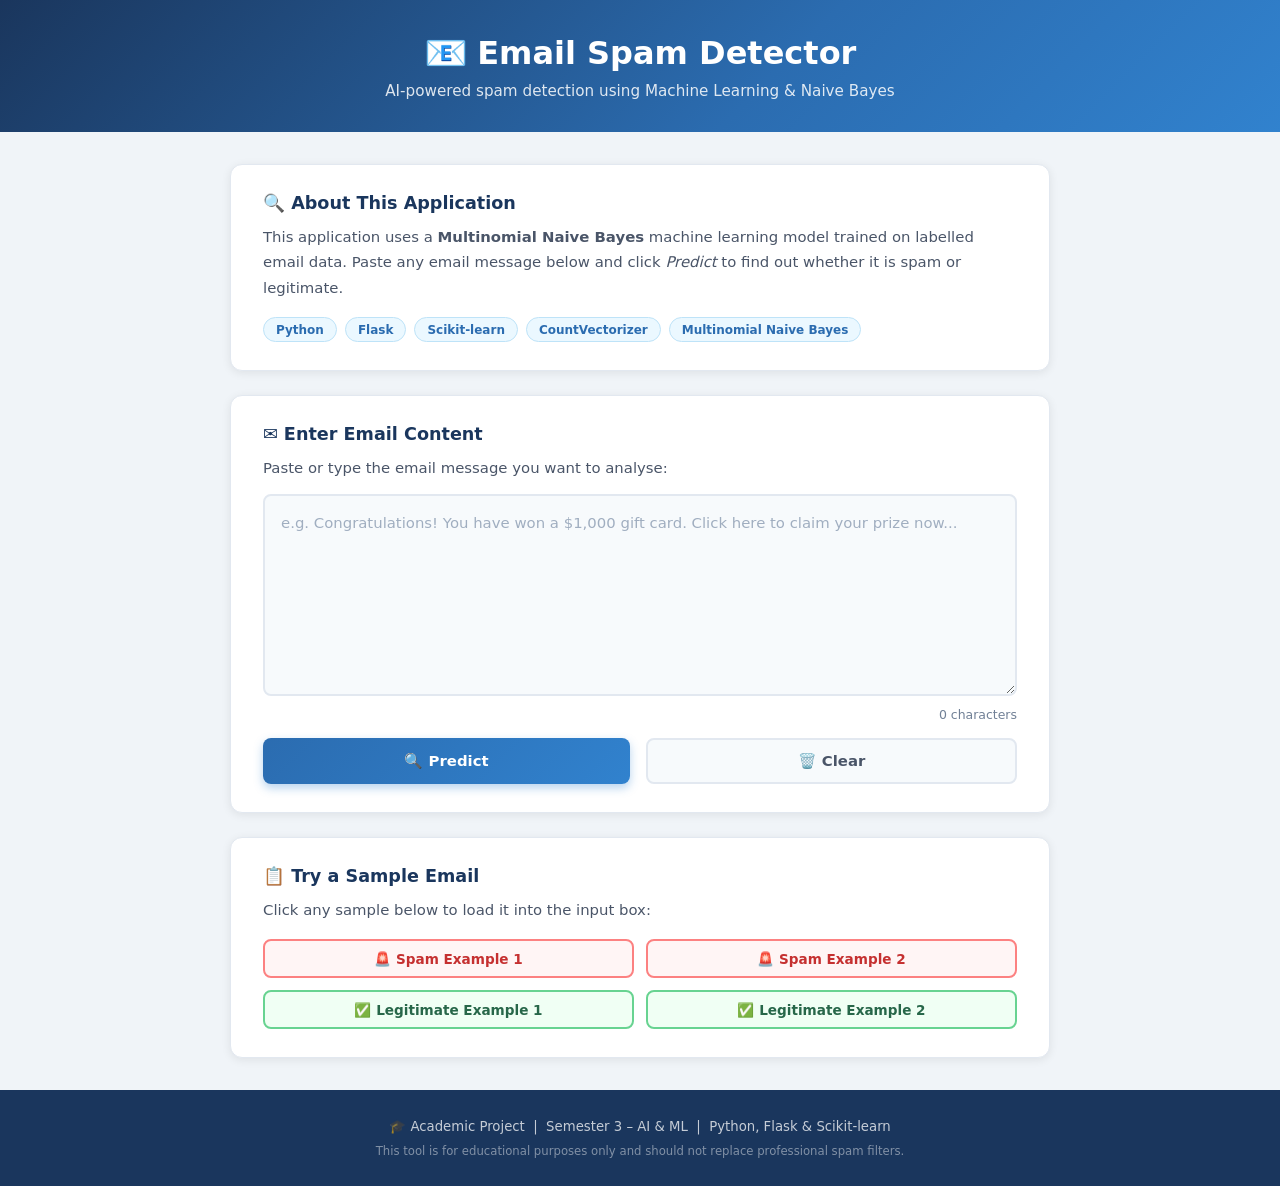
<file: preview.html>
<!DOCTYPE html>
<html lang="en">
<head>
<meta charset="UTF-8"/>
<meta name="viewport" content="width=device-width,initial-scale=1.0"/>
<title>Email Spam Detector</title>
<style>
*,*::before,*::after{box-sizing:border-box;margin:0;padding:0}
html{font-size:16px}
body{font-family:system-ui,-apple-system,sans-serif;background:#f0f4f8;color:#2d3748;min-height:100vh;display:flex;flex-direction:column}

/* HEADER */
.site-header{background:linear-gradient(135deg,#1a365d 0%,#2b6cb0 60%,#3182ce 100%);color:#fff;padding:2rem 1.5rem;text-align:center}
.logo{display:flex;align-items:center;justify-content:center;gap:.6rem;margin-bottom:.5rem}
.logo-icon{font-size:2.2rem}
.logo h1{font-size:2rem;font-weight:700}
.tagline{font-size:.95rem;opacity:.85}

/* MAIN */
.container{flex:1;max-width:860px;width:100%;margin:2rem auto;padding:0 1.25rem;display:flex;flex-direction:column;gap:1.5rem}

/* CARDS */
.card{background:#fff;border-radius:12px;padding:1.75rem 2rem;box-shadow:0 2px 10px rgba(0,0,0,.08);border:1px solid #e2e8f0}
.card h2{font-size:1.1rem;font-weight:700;margin-bottom:.75rem;color:#1a365d}
.card p{font-size:.93rem;line-height:1.7;color:#4a5568}

/* BADGES */
.badges{display:flex;flex-wrap:wrap;gap:.5rem;margin-top:1rem}
.badge{background:#ebf8ff;color:#2b6cb0;font-size:.75rem;font-weight:700;padding:.3rem .75rem;border-radius:999px;border:1px solid #bee3f8}

/* TEXTAREA */
.hint{margin-bottom:.75rem}
.email-textarea{width:100%;min-height:160px;padding:1rem;font-family:inherit;font-size:.93rem;line-height:1.6;border:2px solid #e2e8f0;border-radius:8px;resize:vertical;outline:none;background:#f7fafc;color:#2d3748}
.email-textarea:focus{border-color:#3182ce;box-shadow:0 0 0 3px rgba(49,130,206,.15);background:#fff}
.email-textarea::placeholder{color:#a0aec0}
.char-count{text-align:right;font-size:.78rem;color:#718096;margin:.4rem 0 1rem}

/* BUTTONS */
.button-group{display:flex;gap:1rem}
.btn{flex:1;padding:.75rem 1.5rem;font-family:inherit;font-size:.93rem;font-weight:700;border:none;border-radius:8px;cursor:pointer}
.btn-predict{background:linear-gradient(135deg,#2b6cb0,#3182ce);color:#fff;box-shadow:0 4px 10px rgba(49,130,206,.35)}
.btn-predict:hover{background:linear-gradient(135deg,#1a365d,#2b6cb0)}
.btn-clear{background:#f7fafc;color:#4a5568;border:2px solid #e2e8f0}
.btn-clear:hover{background:#fed7d7;border-color:#feb2b2;color:#c53030}
.btn:disabled{opacity:.6;cursor:not-allowed}

/* SPINNER */
.spinner{display:inline-block;width:16px;height:16px;border:3px solid rgba(255,255,255,.4);border-top-color:#fff;border-radius:50%;animation:spin .7s linear infinite;vertical-align:middle;margin-right:6px}
@keyframes spin{to{transform:rotate(360deg)}}

/* RESULT */
.result-card{display:none}
.result-card.visible{display:block;animation:fadeUp .35s ease}
@keyframes fadeUp{from{opacity:0;transform:translateY(8px)}to{opacity:1;transform:translateY(0)}}
.res-wrap{display:flex;flex-direction:column;gap:.6rem}
.banner{display:flex;align-items:center;gap:.85rem;border-radius:10px;padding:1rem 1.25rem}
.banner-spam{background:linear-gradient(135deg,#fff5f5,#fed7d7);border:2px solid #fc8181}
.banner-ham{background:linear-gradient(135deg,#f0fff4,#c6f6d5);border:2px solid #68d391}
.banner-icon{font-size:2rem;line-height:1}
.res-title-spam{font-size:1.25rem;font-weight:700;color:#c53030}
.res-title-ham{font-size:1.25rem;font-weight:700;color:#276749}
.res-sub{font-size:.82rem;font-weight:600;color:#555}
.conf-label{font-size:.8rem;font-weight:700;color:#4a5568;margin-bottom:.3rem}
.bar-bg{background:#e2e8f0;border-radius:999px;height:10px;overflow:hidden}
.bar-fill{height:100%;border-radius:999px;transition:width .6s ease}
.bar-spam{background:linear-gradient(90deg,#fc8181,#e53e3e)}
.bar-ham{background:linear-gradient(90deg,#68d391,#38a169)}
.res-msg{font-size:.91rem;color:#4a5568;line-height:1.65;padding:.75rem 1rem;background:#f7fafc;border-left:4px solid #cbd5e0;border-radius:0 6px 6px 0}
.res-error{display:flex;align-items:center;gap:.75rem;background:#fffbeb;border:2px solid #f6e05e;border-radius:10px;padding:1rem 1.25rem;font-size:.93rem;color:#744210;font-weight:600}
.demo-note{font-size:.78rem;color:#718096;margin-top:.4rem}

/* SAMPLES */
.sample-grid{display:grid;grid-template-columns:repeat(2,1fr);gap:.75rem;margin-top:1rem}
.sample-btn{padding:.6rem 1rem;font-family:inherit;font-size:.85rem;font-weight:700;border-radius:8px;cursor:pointer}
.s-spam{background:#fff5f5;color:#c53030;border:2px solid #fc8181}
.s-spam:hover{background:#fed7d7}
.s-ham{background:#f0fff4;color:#276749;border:2px solid #68d391}
.s-ham:hover{background:#c6f6d5}

/* FOOTER */
.site-footer{background:#1a365d;color:rgba(255,255,255,.75);text-align:center;padding:1.5rem;font-size:.83rem;line-height:1.9;margin-top:auto}
.footer-note{font-size:.73rem;opacity:.6}

@media(max-width:580px){
  .card{padding:1.2rem 1rem}
  .button-group{flex-direction:column}
  .sample-grid{grid-template-columns:1fr}
}
</style>
</head>
<body>

<header class="site-header">
  <div class="logo">
    <span class="logo-icon">📧</span>
    <h1>Email Spam Detector</h1>
  </div>
  <p class="tagline">AI-powered spam detection using Machine Learning &amp; Naive Bayes</p>
</header>

<main class="container">

  <section class="card">
    <h2>🔍 About This Application</h2>
    <p>This application uses a <strong>Multinomial Naive Bayes</strong> machine learning model trained on labelled email data. Paste any email message below and click <em>Predict</em> to find out whether it is spam or legitimate.</p>
    <div class="badges">
      <span class="badge">Python</span>
      <span class="badge">Flask</span>
      <span class="badge">Scikit-learn</span>
      <span class="badge">CountVectorizer</span>
      <span class="badge">Multinomial Naive Bayes</span>
    </div>
  </section>

  <section class="card">
    <h2>&#x2709;&#xFE0F; Enter Email Content</h2>
    <p class="hint">Paste or type the email message you want to analyse:</p>
    <textarea id="emailInput" class="email-textarea" placeholder="e.g. Congratulations! You have won a $1,000 gift card. Click here to claim your prize now..." rows="7"></textarea>
    <div class="char-count"><span id="charCount">0</span> characters</div>
    <div class="button-group">
      <button class="btn btn-predict" id="predictBtn" onclick="predictSpam()">&#128269; Predict</button>
      <button class="btn btn-clear" onclick="clearInput()">&#128465;&#65039; Clear</button>
    </div>
  </section>

  <section class="card result-card" id="resultCard" aria-live="polite">
    <h2>&#128202; Prediction Result</h2>
    <div id="resultContent"></div>
  </section>

  <section class="card">
    <h2>&#128203; Try a Sample Email</h2>
    <p>Click any sample below to load it into the input box:</p>
    <div class="sample-grid">
      <button class="sample-btn s-spam" onclick="loadSample('spam1')">&#128680; Spam Example 1</button>
      <button class="sample-btn s-spam" onclick="loadSample('spam2')">&#128680; Spam Example 2</button>
      <button class="sample-btn s-ham"  onclick="loadSample('ham1')">&#9989; Legitimate Example 1</button>
      <button class="sample-btn s-ham"  onclick="loadSample('ham2')">&#9989; Legitimate Example 2</button>
    </div>
  </section>

</main>

<footer class="site-footer">
  <p>&#127891; Academic Project &nbsp;|&nbsp; Semester 3 &ndash; AI &amp; ML &nbsp;|&nbsp; Python, Flask &amp; Scikit-learn</p>
  <p class="footer-note">This tool is for educational purposes only and should not replace professional spam filters.</p>
</footer>

<script>
"use strict";

var SAMPLES = {
  spam1: "Congratulations! You have been selected as the lucky winner of our $10,000 prize draw!\nTo claim your reward, click the link below immediately. This offer expires in 24 hours.\nReply with your full name, address, and bank details to process your payment.\nhttp://claim-your-prize-now.fake/win",
  spam2: "URGENT: Your PayPal account will be suspended unless you verify your information NOW.\nWe detected suspicious activity on your account.\nClick here to restore access: http://paypal-secure-login.fake/verify\nFailure to act within 48 hours will result in permanent account closure.",
  ham1: "Hi Sarah,\n\nJust a quick reminder about our team meeting tomorrow at 10:00 AM in Conference Room B.\nPlease bring the Q3 budget spreadsheet so we can review it together.\n\nBest regards,\nJames",
  ham2: "Dear Student,\n\nYour assignment submission for Machine Learning Lab (CS301) has been received successfully.\nYour submission ID is: ML-2024-0892.\n\nGraded results will be published on the student portal within 5 working days.\n\nAcademic Office"
};

var emailInput = document.getElementById("emailInput");
var charCount  = document.getElementById("charCount");

emailInput.addEventListener("input", function() {
  charCount.textContent = emailInput.value.length;
});

function loadSample(key) {
  emailInput.value = SAMPLES[key] || "";
  charCount.textContent = emailInput.value.length;
  emailInput.focus();
  hideResult();
}

function clearInput() {
  emailInput.value = "";
  charCount.textContent = "0";
  emailInput.focus();
  hideResult();
}

function hideResult() {
  var card = document.getElementById("resultCard");
  card.classList.remove("visible");
  document.getElementById("resultContent").innerHTML = "";
}

function simulatePredict(text) {
  var spamWords = ["win","free","click","prize","urgent","claim","offer","congratulations",
    "selected","money","cash","earn","buy","cheap","deal","limited","verify",
    "account","suspended","pay","bank","credit","gift","reward","exclusive","password"];
  var lower = text.toLowerCase();
  var score = 0;
  for (var i = 0; i < spamWords.length; i++) {
    if (lower.indexOf(spamWords[i]) !== -1) score++;
  }
  var isSpam = score >= 2;
  var confidence = isSpam ? Math.min(99, 62 + score * 6) : Math.max(74, 97 - score * 9);
  return {
    label: isSpam ? "spam" : "ham",
    prediction: isSpam ? "Spam Email" : "Not Spam Email",
    confidence: confidence,
    message: isSpam
      ? "This email looks suspicious. It has characteristics commonly found in spam or phishing messages."
      : "This email appears to be legitimate. No strong spam indicators were detected.",
    _demo: true
  };
}

function predictSpam() {
  var text = emailInput.value.trim();
  var btn  = document.getElementById("predictBtn");

  if (!text) {
    showError("Please enter some email text before clicking Predict.");
    return;
  }
  if (text.length < 3) {
    showError("The email text is too short to analyse. Please enter more content.");
    return;
  }

  btn.disabled = true;
  btn.innerHTML = '<span class="spinner"></span> Analysing...';
  hideResult();

  setTimeout(function() {
    var data = simulatePredict(text);
    renderResult(data);
    btn.disabled = false;
    btn.innerHTML = "&#128269; Predict";
  }, 900);
}

function renderResult(data) {
  var card    = document.getElementById("resultCard");
  var content = document.getElementById("resultContent");
  var isSpam  = data.label === "spam";

  var bannerClass = isSpam ? "banner-spam" : "banner-ham";
  var icon        = isSpam ? "&#128680;" : "&#9989;";
  var titleClass  = isSpam ? "res-title-spam" : "res-title-ham";
  var barClass    = isSpam ? "bar-spam" : "bar-ham";
  var conf        = data.confidence;

  content.innerHTML =
    '<div class="res-wrap">' +
      '<div class="banner ' + bannerClass + '">' +
        '<span class="banner-icon">' + icon + '</span>' +
        '<div>' +
          '<div class="' + titleClass + '">' + esc(data.prediction) + '</div>' +
          '<div class="res-sub">Confidence: ' + conf + '%</div>' +
        '</div>' +
      '</div>' +
      '<div>' +
        '<div class="conf-label">Confidence Level</div>' +
        '<div class="bar-bg"><div class="bar-fill ' + barClass + '" id="barFill" style="width:0%"></div></div>' +
      '</div>' +
      '<div class="res-msg">' + esc(data.message) + '</div>' +
      (data._demo ? '<p class="demo-note">Preview mode &mdash; keyword simulation. Run <code>python app.py</code> for real ML predictions.</p>' : '') +
    '</div>';

  card.classList.add("visible");

  setTimeout(function() {
    var b = document.getElementById("barFill");
    if (b) b.style.width = conf + "%";
  }, 80);

  card.scrollIntoView({ behavior: "smooth", block: "nearest" });
}

function showError(msg) {
  var card    = document.getElementById("resultCard");
  var content = document.getElementById("resultContent");
  content.innerHTML = '<div class="res-error"><span style="font-size:1.4rem">&#9888;&#65039;</span><span>' + esc(msg) + '</span></div>';
  card.classList.add("visible");
}

function esc(s) {
  return String(s)
    .replace(/&/g,"&amp;")
    .replace(/</g,"&lt;")
    .replace(/>/g,"&gt;")
    .replace(/"/g,"&quot;")
    .replace(/'/g,"&#039;");
}

emailInput.addEventListener("keydown", function(e) {
  if (e.key === "Enter" && !e.shiftKey) {
    e.preventDefault();
    predictSpam();
  }
});
</script>

</body>
</html>
</file>
